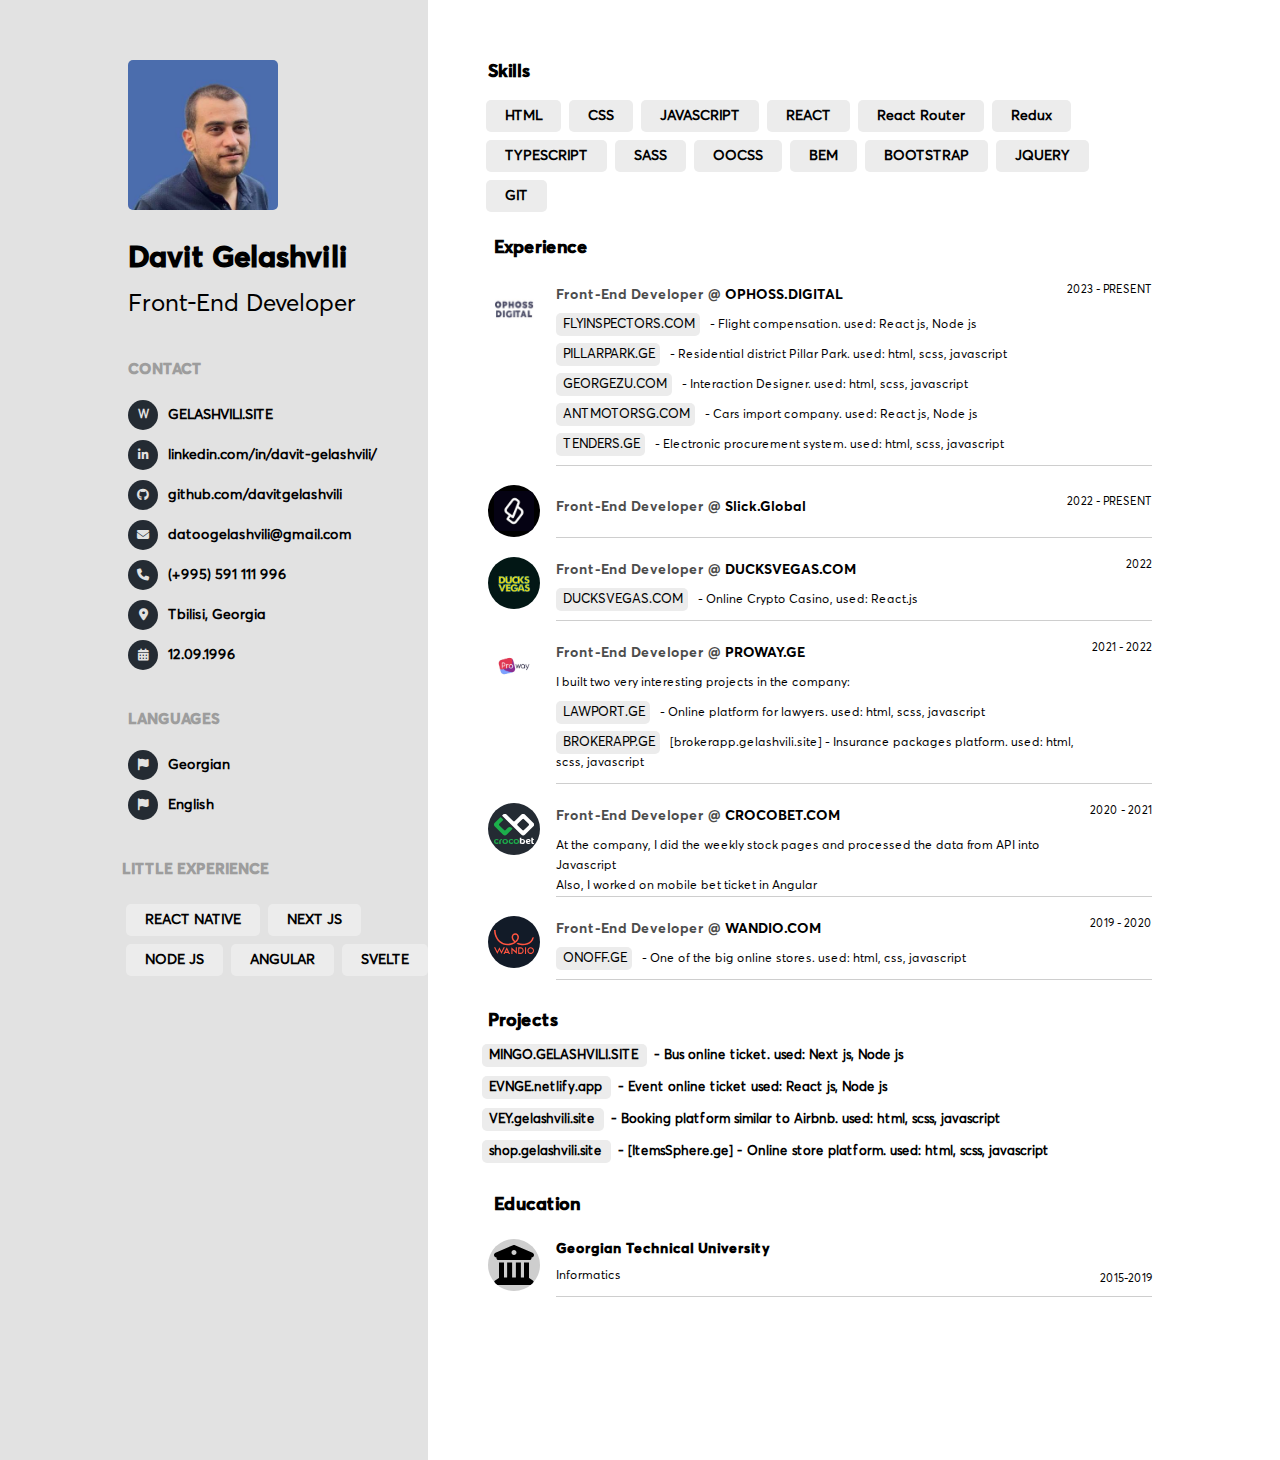
<file: index.html>
<!DOCTYPE html>
<html lang="en">
<head>
    <meta charset="UTF-8">
    <meta http-equiv="X-UA-Compatible" content="IE=edge">
    <meta name="viewport" content="width=device-width, initial-scale=1.0">
    <title>Davit Gelashvili CV</title>
    <link rel="stylesheet" href="https://cdnjs.cloudflare.com/ajax/libs/font-awesome/6.2.1/css/all.min.css" />
    <link rel="stylesheet" href="./style/style.css" />
</head>
<body>
    
    <div class="container">
        <div class="left">
            <div class="left__bg"></div>
            <figure class="profile">
                <img src="./logos/profile.jpg" class="profile__img" />
            </figure>
            <h1 class="fullname">Davit Gelashvili</h1>
            <p class="description">Front-End Developer 
                <!-- @ Slick.Global -->
            </p>
            <div class="left__list js-contact">
                <h2 class="left__list--title">CONTACT</h2>

            </div>

            <div class="left__list js-lang">
                <h2 class="left__list--title">LANGUAGES</h2>

            </div>

            <div class="left__list js-little tags">
                <h2 class="left__list--title">LITTLE EXPERIENCE</h2>

            </div>
        </div>
        <div class="right">
            <div class="about">
                <h1 class="section-title">About me</h1>
                <p class="about__desc">
                    I am Front-End Developer, I have been working since 2017 in different companies as a Markup Developer, where I built site designs. list of sites: 
                    <span class="tags__item--name">
                        sangu.edu.ge
                    </span>
                    <span class="tags__item--name">
                        geoukravit.ge
                    </span>
                    <span class="tags__item--name">
                        afalona.eu
                    </span>
                    <span class="tags__item--name">
                        raizomat.com
                    </span>
                    <span class="tags__item--name">
                        etscars.com
                    </span>
                    and 
                    <span class="tags__item--name">
                        automations.ge
                    </span>
                </p>
            </div>
            <div class="tags js-skills">
                <h1 class="section-title">Skills</h1>
            </div>
            <div class="company js-experience">
                <h1 class="section-title">Experience</h1>
            </div>
            <div class="tags js-projects">
                <h1 class="section-title">Projects</h1>
            </div>
            <div class="company js-education">
                <h1 class="section-title">Education</h1>
            </div>
        </div>
    </div>

    <script src="https://code.jquery.com/jquery-3.6.3.min.js"></script>
    <script src="./js/fn.js"></script>
    
</body>
</html>
</file>
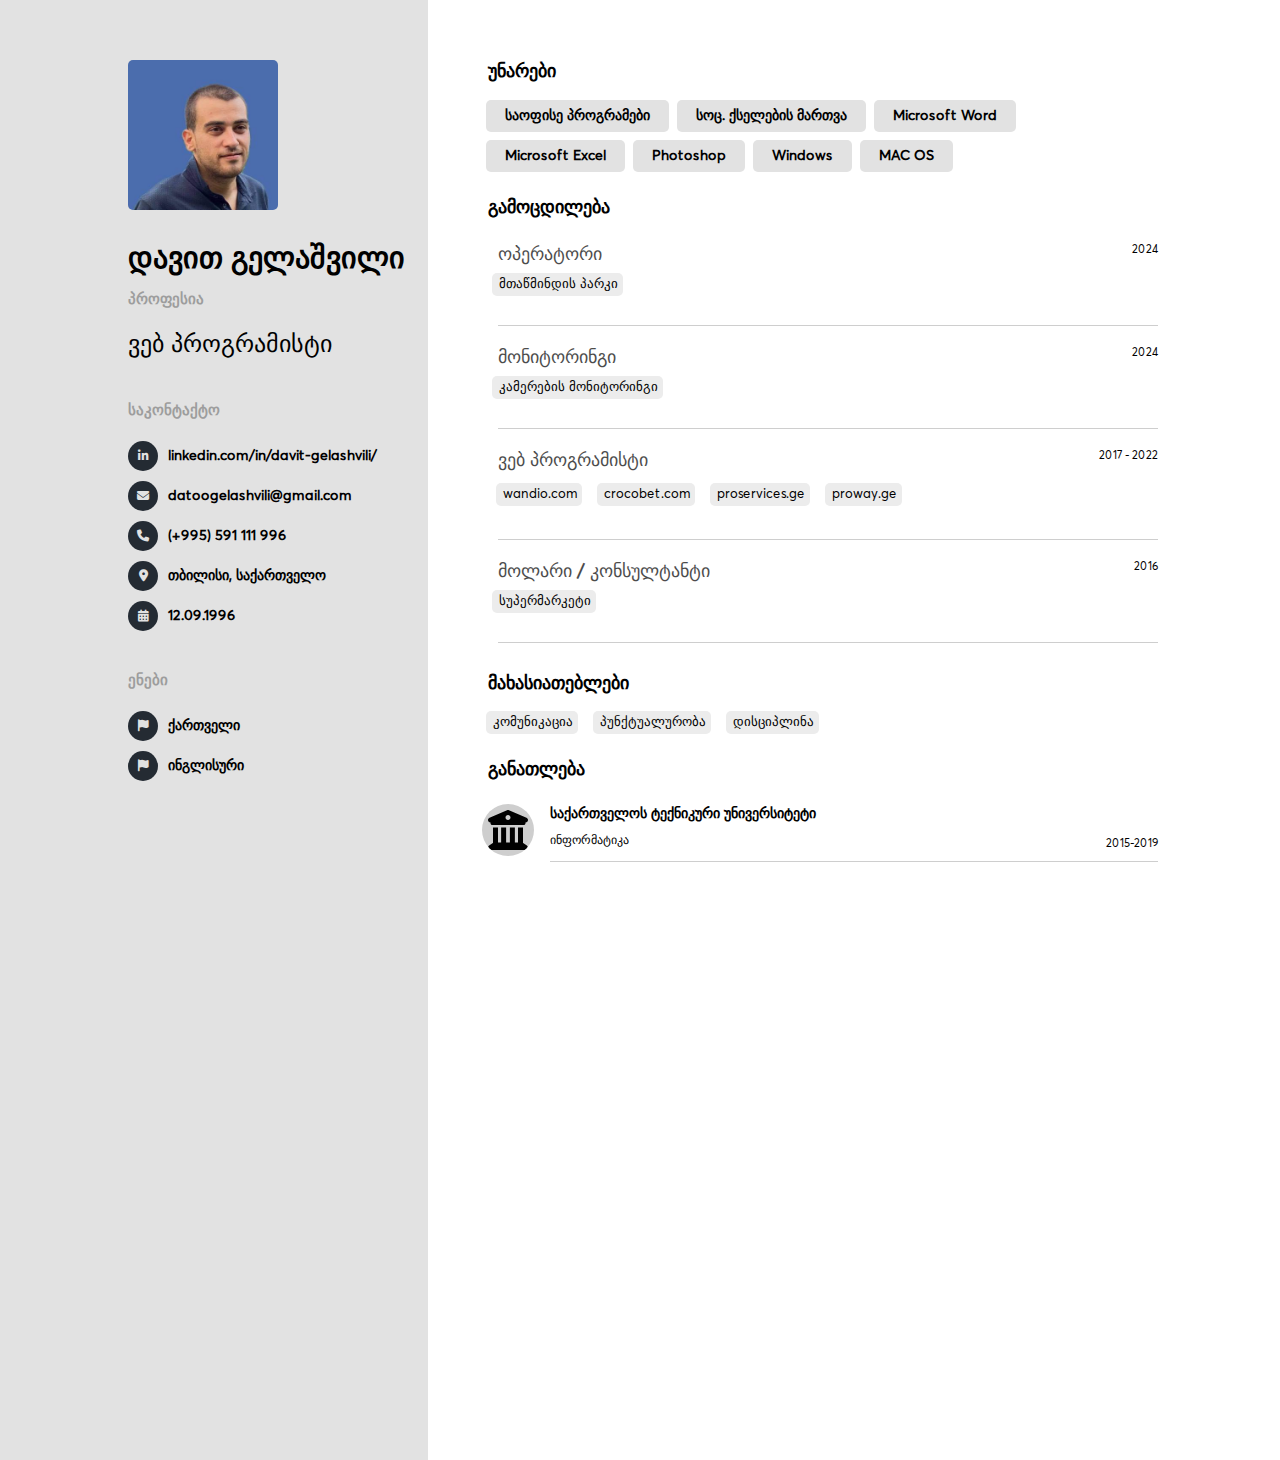
<file: ka/index.html>
<!DOCTYPE html>
<html lang="en">
<head>
    <meta charset="UTF-8">
    <meta http-equiv="X-UA-Compatible" content="IE=edge">
    <meta name="viewport" content="width=device-width, initial-scale=1.0">
    <title>Davit Gelashvili CV</title>
    <link rel="stylesheet" href="https://cdnjs.cloudflare.com/ajax/libs/font-awesome/6.2.1/css/all.min.css" />
    <link rel="stylesheet" href="./style/style.css" />
</head>
<body>
    
    <div class="container">
        <div class="left">
            <div class="left__bg"></div>
            <figure class="profile">
                <img src="./logos/profile.jpg" class="profile__img" />
            </figure>
            <h1 class="fullname">დავით გელაშვილი</h1>
            <h2 class="left__list--title">პროფესია</h2>
            <p class="description">ვებ პროგრამისტი
                <!-- @ Slick.Global -->
            </p>
            <div class="left__list js-contact">
                <h2 class="left__list--title">საკონტაქტო</h2>

            </div>

            <div class="left__list js-lang">
                <h2 class="left__list--title">ენები</h2>

            </div>
        </div>
        <div class="right">
            <div class="tags js-skills">
                <h1 class="section-title">უნარები</h1>
            </div>
            <div class="company tags js-experience">
                <h1 class="section-title">გამოცდილება</h1>
            </div>
            <div class="tags js-projects">
                <h1 class="section-title">მახასიათებლები</h1>
            </div>
            <div class="company tags js-education">
                <h1 class="section-title">განათლება</h1>
            </div>
        </div>
    </div>

    <script src="https://code.jquery.com/jquery-3.6.3.min.js"></script>
    <script src="./js/fn.js"></script>
    
</body>
</html>
</file>
<file: style/style.css>
@import url("https://fonts.googleapis.com/css2?family=Open+Sans:wght@300&display=swap");
@font-face {
  font-family: Bold;
  src: url("./../fonts/Bold.ttf");
}
@font-face {
  font-family: Regular;
  src: url("./../fonts//Regular.ttf");
}
* {
  margin: 0;
  padding: 0;
}

html {
  font-size: 10px;
}

body {
  font-family: Regular;
  background-color: #fff;
}

.container {
  width: 100%;
  display: flex;
  align-items: flex-start;
  justify-content: flex-start;
  max-width: 1024px;
  margin: auto;
}
@media (max-width: 1050px) {
  .container {
    flex-direction: column;
  }
}

.header {
  position: fixed;
  width: 100%;
  padding: 18px;
  background-color: #fff;
  z-index: 2;
  display: flex;
}

.left {
  width: 100%;
  height: 1400px;
  max-width: 300px;
  min-width: 300px;
  position: relative;
  display: block;
  padding-top: 60px;
}
@media (max-width: 1050px) {
  .left {
    max-width: 100%;
    height: auto;
    padding-left: 10px;
    padding-right: 10px;
  }
}
.left__bg {
  width: 100vw;
  height: 100%;
  display: block;
  right: 0;
  top: 0;
  background-color: #e2e2e2;
  position: absolute;
  z-index: -1;
}
@media (max-width: 1050px) {
  .left__bg {
    left: 0;
  }
}
.left__list {
  margin-top: 40px;
}
.left__list--title {
  width: 100%;
  margin-bottom: 20px;
  color: #9d9d9d;
  font-size: 1.5em;
  font-family: Bold;
}
.left__item {
  display: flex;
  align-items: center;
  justify-content: flex-start;
  margin: 10px 0;
  list-style: none;
}
.left__item--icon {
  min-width: 30px;
  min-height: 30px;
  margin-right: 10px;
  border-radius: 50%;
  display: flex;
  align-items: center;
  justify-content: center;
  background-color: #242b33;
  color: #e2e2e2;
  font-size: 1.1em;
  font-weight: 700;
}
.left__item--icon i {
  color: #e2e2e2;
  font-size: 1.1em;
}
.left__item--text {
  color: #000;
  font-size: 1.4em;
  font-weight: 700;
}
.left__item--text a {
  text-decoration: none;
  color: #000;
}

.profile {
  width: 150px;
  height: 150px;
  margin-bottom: 30px;
  overflow: hidden;
  border-radius: 5px;
}
.profile__img {
  width: 100%;
  -o-object-fit: cover;
     object-fit: cover;
}

.fullname {
  margin-bottom: 10px;
  color: #000;
  font-size: 3em;
  font-family: Bold;
}

.description {
  color: #000;
  font-size: 2.4em;
  font-weight: 400;
}

.right {
  padding-top: 60px;
  padding-left: 60px;
  display: block;
  height: 1400px;
}
@media (max-width: 1050px) {
  .right {
    padding-left: 0;
    height: auto;
    padding-left: 10px;
    padding-right: 10px;
  }
}

.section-title {
  width: 100%;
  color: #000;
  font-size: 18px;
  font-family: Bold;
  margin-left: 6px;
  margin-bottom: 12px;
}

.tags {
  display: flex;
  flex-direction: row;
  flex-wrap: wrap;
  margin-left: -6px;
  margin-right: -6px;
  margin-bottom: 20px;
}
.tags__item {
  border-radius: 5px;
  padding: 7px 19px;
  background-color: #ececec;
  color: #000;
  font-size: 1.4em;
  font-weight: 700;
}
.tags__item--out {
  padding: 4px;
  list-style: none;
}
.tags__item.project {
  width: 90%;
  margin: 0;
  margin-bottom: 10px;
  background-color: transparent;
  border-radius: unset;
  padding: 0;
  font-family: Regular;
}
.tags__item--name {
  border-radius: 5px;
  padding: 5px 5px 5px 7px;
  background-color: #ececec;
  font-size: 13px;
  margin-bottom: 3px;
  margin-right: 7px;
}
.tags__item--desc {
  font-size: 13px;
  line-height: 22px;
}
.tags__item a {
  text-decoration: none;
  color: #000;
}

.company {
  display: flex;
  flex-direction: row;
  flex-wrap: wrap;
  margin-bottom: 20px;
}
.company__item {
  width: 100%;
  margin-bottom: 10px;
  margin-top: 10px;
  display: flex;
  justify-content: center;
  list-style: none;
}
.company__item p {
  margin-bottom: 10px;
}
.company__item--cover {
  min-width: 52px;
  max-width: 52px;
  min-height: 52px;
  max-height: 52px;
  border-radius: 50%;
  background-color: #cecece;
  display: flex;
  align-items: center;
  justify-content: center;
  overflow: hidden;
}
.company__item--img, .company__item svg {
  width: 40px;
  -o-object-fit: cover;
     object-fit: cover;
}
.company__item--text {
  width: 100%;
  height: 100%;
  margin-left: 16px;
  border-bottom: 1px solid #cecece;
  display: flex;
  flex-direction: column;
  justify-content: center;
}
.company__item--title {
  color: #000;
  font-size: 14px;
  font-family: Bold;
  display: flex;
  align-items: center;
  justify-content: space-between;
}
.company__item--name {
  opacity: 0.7;
}
.company__item--company {
  opacity: 1;
}
.company__item--footer {
  display: flex;
  justify-content: space-between;
  align-items: flex-end;
  margin-top: 8px;
}
.company__item--position {
  width: 90%;
  color: #000;
  font-size: 12px;
  font-weight: 500;
  line-height: 20px;
}
.company__item--date {
  color: #000;
  font-size: 11px;
  font-weight: 500;
  font-family: Regular;
}

.about {
  display: none;
  margin-bottom: 30px;
}
.about__desc {
  margin: 7px 0;
  font-size: 16px;
  line-height: 26px;
}/*# sourceMappingURL=style.css.map */
</file>
<file: ka/style/style.css>
@import url("https://fonts.googleapis.com/css2?family=Open+Sans:wght@300&display=swap");
@font-face {
  font-family: Bold;
  src: url("./../fonts/Bold.ttf");
}
@font-face {
  font-family: Regular;
  src: url("./../fonts//Regular.ttf");
}
* {
  margin: 0;
  padding: 0;
}

html {
  font-size: 10px;
}

body {
  font-family: Regular;
  background-color: #fff;
}

.container {
  width: 100%;
  display: flex;
  align-items: flex-start;
  justify-content: flex-start;
  max-width: 1024px;
  margin: auto;
}
@media (max-width: 1050px) {
  .container {
    flex-direction: column;
  }
}

.header {
  position: fixed;
  width: 100%;
  padding: 18px;
  background-color: #fff;
  z-index: 2;
  display: flex;
}

.left {
  width: 100%;
  height: 1400px;
  max-width: 300px;
  min-width: 300px;
  position: relative;
  display: block;
  padding-top: 60px;
}
@media (max-width: 1050px) {
  .left {
    max-width: 100%;
    height: auto;
    padding-left: 10px;
    padding-right: 10px;
  }
}
.left__bg {
  width: 100vw;
  height: 100%;
  display: block;
  right: 0;
  top: 0;
  background-color: #e2e2e2;
  position: absolute;
  z-index: -1;
}
@media (max-width: 1050px) {
  .left__bg {
    left: 0;
  }
}
.left__list {
  margin-top: 40px;
}
.left__list--title {
  margin-bottom: 20px;
  color: #9d9d9d;
  font-size: 1.5em;
  font-family: Bold;
}
.left__item {
  display: flex;
  align-items: center;
  justify-content: flex-start;
  margin: 10px 0;
  list-style: none;
}
.left__item--icon {
  min-width: 30px;
  min-height: 30px;
  margin-right: 10px;
  border-radius: 50%;
  display: flex;
  align-items: center;
  justify-content: center;
  background-color: #242b33;
  color: #e2e2e2;
  font-size: 1.1em;
  font-weight: 700;
}
.left__item--icon i {
  color: #e2e2e2;
  font-size: 1.1em;
}
.left__item--text {
  color: #000;
  font-size: 1.4em;
  font-weight: 700;
}
.left__item--text a {
  text-decoration: none;
  color: #000;
}

.profile {
  width: 150px;
  height: 150px;
  margin-bottom: 30px;
  overflow: hidden;
  border-radius: 5px;
}
.profile__img {
  width: 100%;
  -o-object-fit: cover;
     object-fit: cover;
}

.fullname {
  margin-bottom: 10px;
  color: #000;
  font-size: 3em;
  font-family: Bold;
}

.description {
  color: #000;
  font-size: 2.4em;
  font-weight: 400;
}

.right {
  padding-top: 60px;
  padding-left: 60px;
  display: block;
  height: 1400px;
}
@media (max-width: 1050px) {
  .right {
    padding-left: 0;
    height: auto;
    padding-left: 10px;
    padding-right: 10px;
  }
}

.section-title {
  width: 100%;
  color: #000;
  font-size: 18px;
  font-family: Bold;
  margin-left: 6px;
  margin-bottom: 12px;
}

.tags {
  display: flex;
  flex-direction: row;
  flex-wrap: wrap;
  margin-left: -6px;
  margin-right: -6px;
  margin-bottom: 20px;
}
.tags__item {
  border-radius: 5px;
  padding: 7px 19px;
  background-color: #e2e2e2;
  color: #000;
  font-size: 1.4em;
  font-weight: 700;
}
.tags__item--out {
  padding: 4px;
  list-style: none;
}
.tags__item.project {
  width: 90%;
  margin: 0;
  margin-bottom: 10px;
  background-color: transparent;
  border-radius: unset;
  padding: 0;
  font-family: Regular;
}
.tags__item--name {
  border-radius: 5px;
  padding: 5px 5px 5px 7px;
  background-color: #ececec;
  font-size: 13px;
  margin-bottom: 3px;
  margin-right: 7px;
}
.tags__item--desc {
  font-size: 13px;
  line-height: 22px;
}
.tags__item a {
  text-decoration: none;
  color: #000;
}

.company {
  display: flex;
  flex-direction: row;
  flex-wrap: wrap;
  margin-bottom: 20px;
}
.company__item {
  width: 100%;
  margin-bottom: 10px;
  margin-top: 10px;
  display: flex;
  justify-content: center;
  list-style: none;
}
.company__item p {
  margin-bottom: 10px;
}
.company__item--cover {
  min-width: 52px;
  max-width: 52px;
  min-height: 52px;
  max-height: 52px;
  border-radius: 50%;
  background-color: #cecece;
  display: flex;
  align-items: center;
  justify-content: center;
  overflow: hidden;
}
.company__item--img, .company__item svg {
  width: 40px;
  -o-object-fit: cover;
     object-fit: cover;
}
.company__item--text {
  width: 100%;
  height: 100%;
  margin-left: 16px;
  border-bottom: 1px solid #cecece;
  display: flex;
  flex-direction: column;
  justify-content: center;
}
.company__item--title {
  color: #000;
  font-size: 14px;
  font-family: Bold;
  display: flex;
  align-items: center;
  justify-content: space-between;
}
.company__item--name {
  opacity: 0.7;
}
.company__item--company {
  opacity: 1;
}
.company__item--footer {
  display: flex;
  justify-content: space-between;
  align-items: flex-end;
  margin-top: 8px;
}
.company__item--position {
  width: 90%;
  color: #000;
  font-size: 12px;
  font-weight: 500;
  line-height: 20px;
}
.company__item--date {
  color: #000;
  font-size: 11px;
  font-weight: 500;
  font-family: Regular;
}

.about {
  display: none;
  margin-bottom: 30px;
}
.about__desc {
  margin: 7px 0;
  font-size: 16px;
  line-height: 26px;
}/*# sourceMappingURL=style.css.map */
</file>
